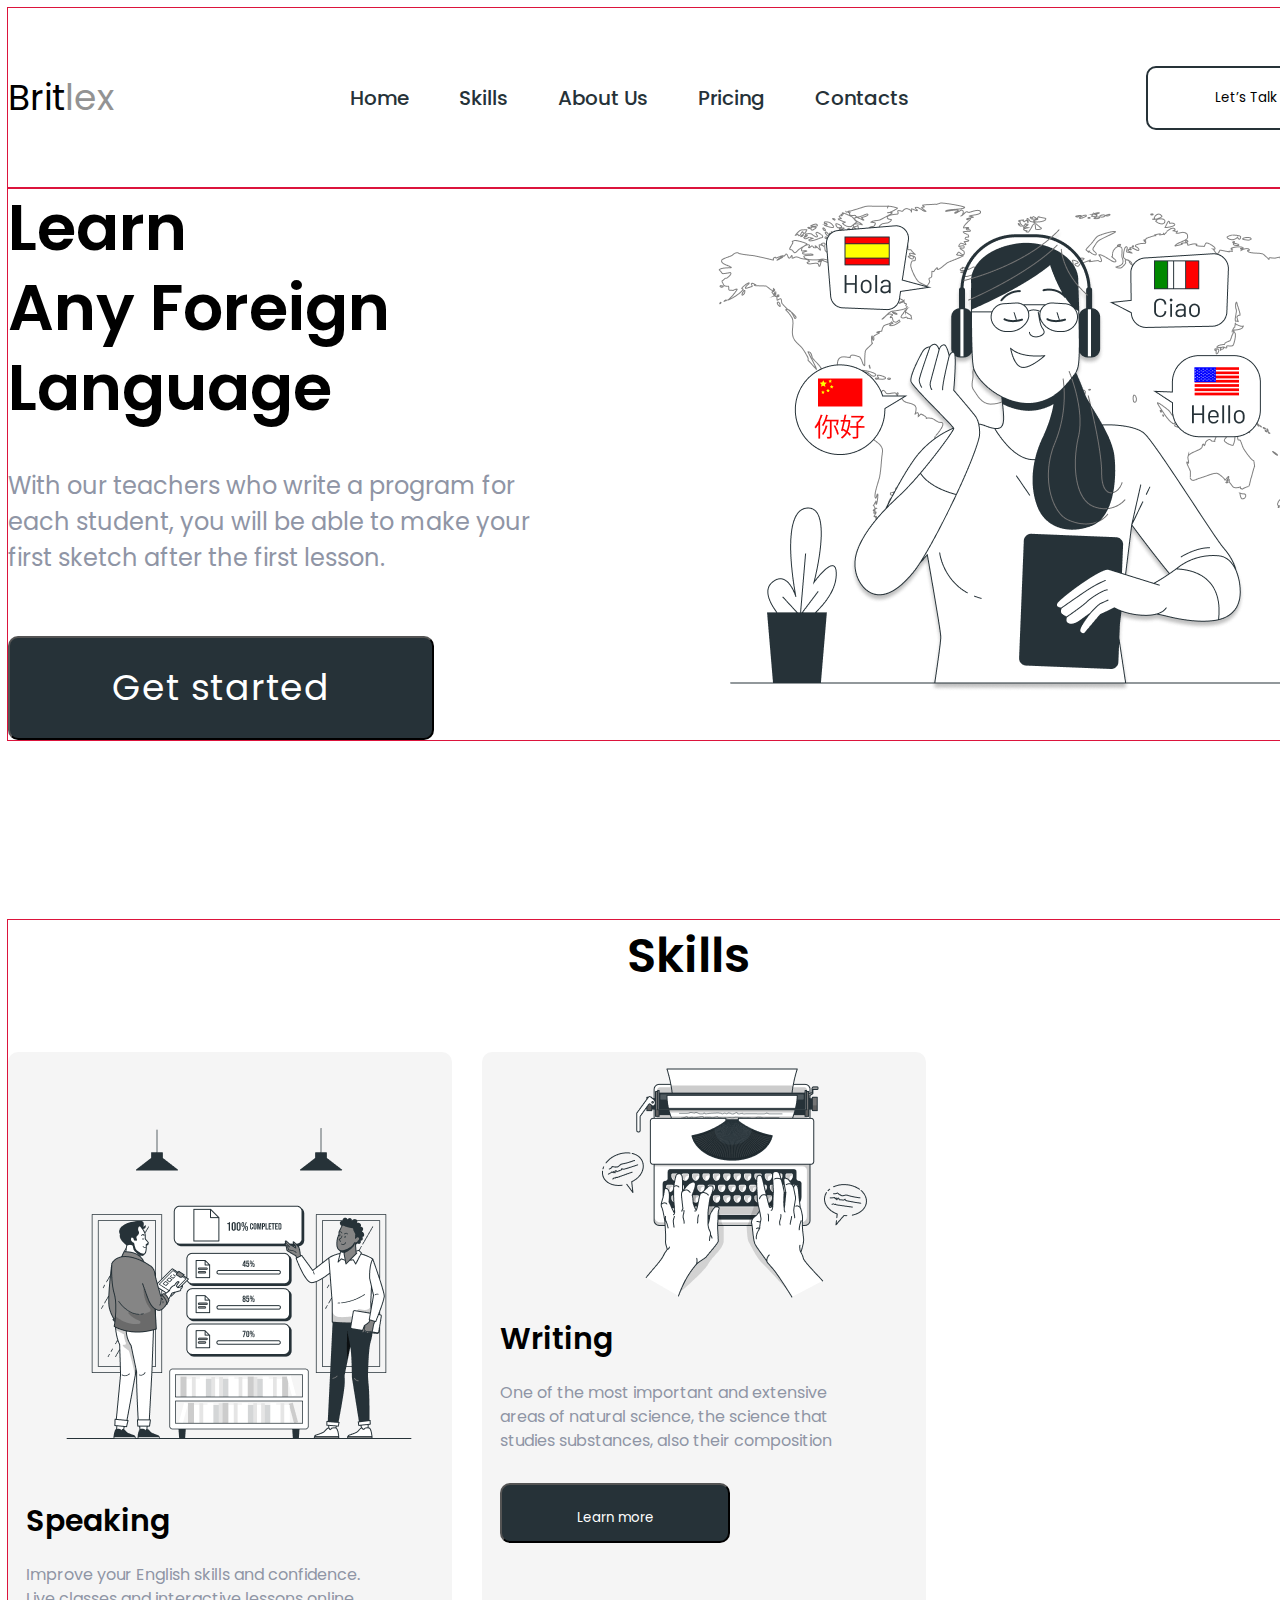
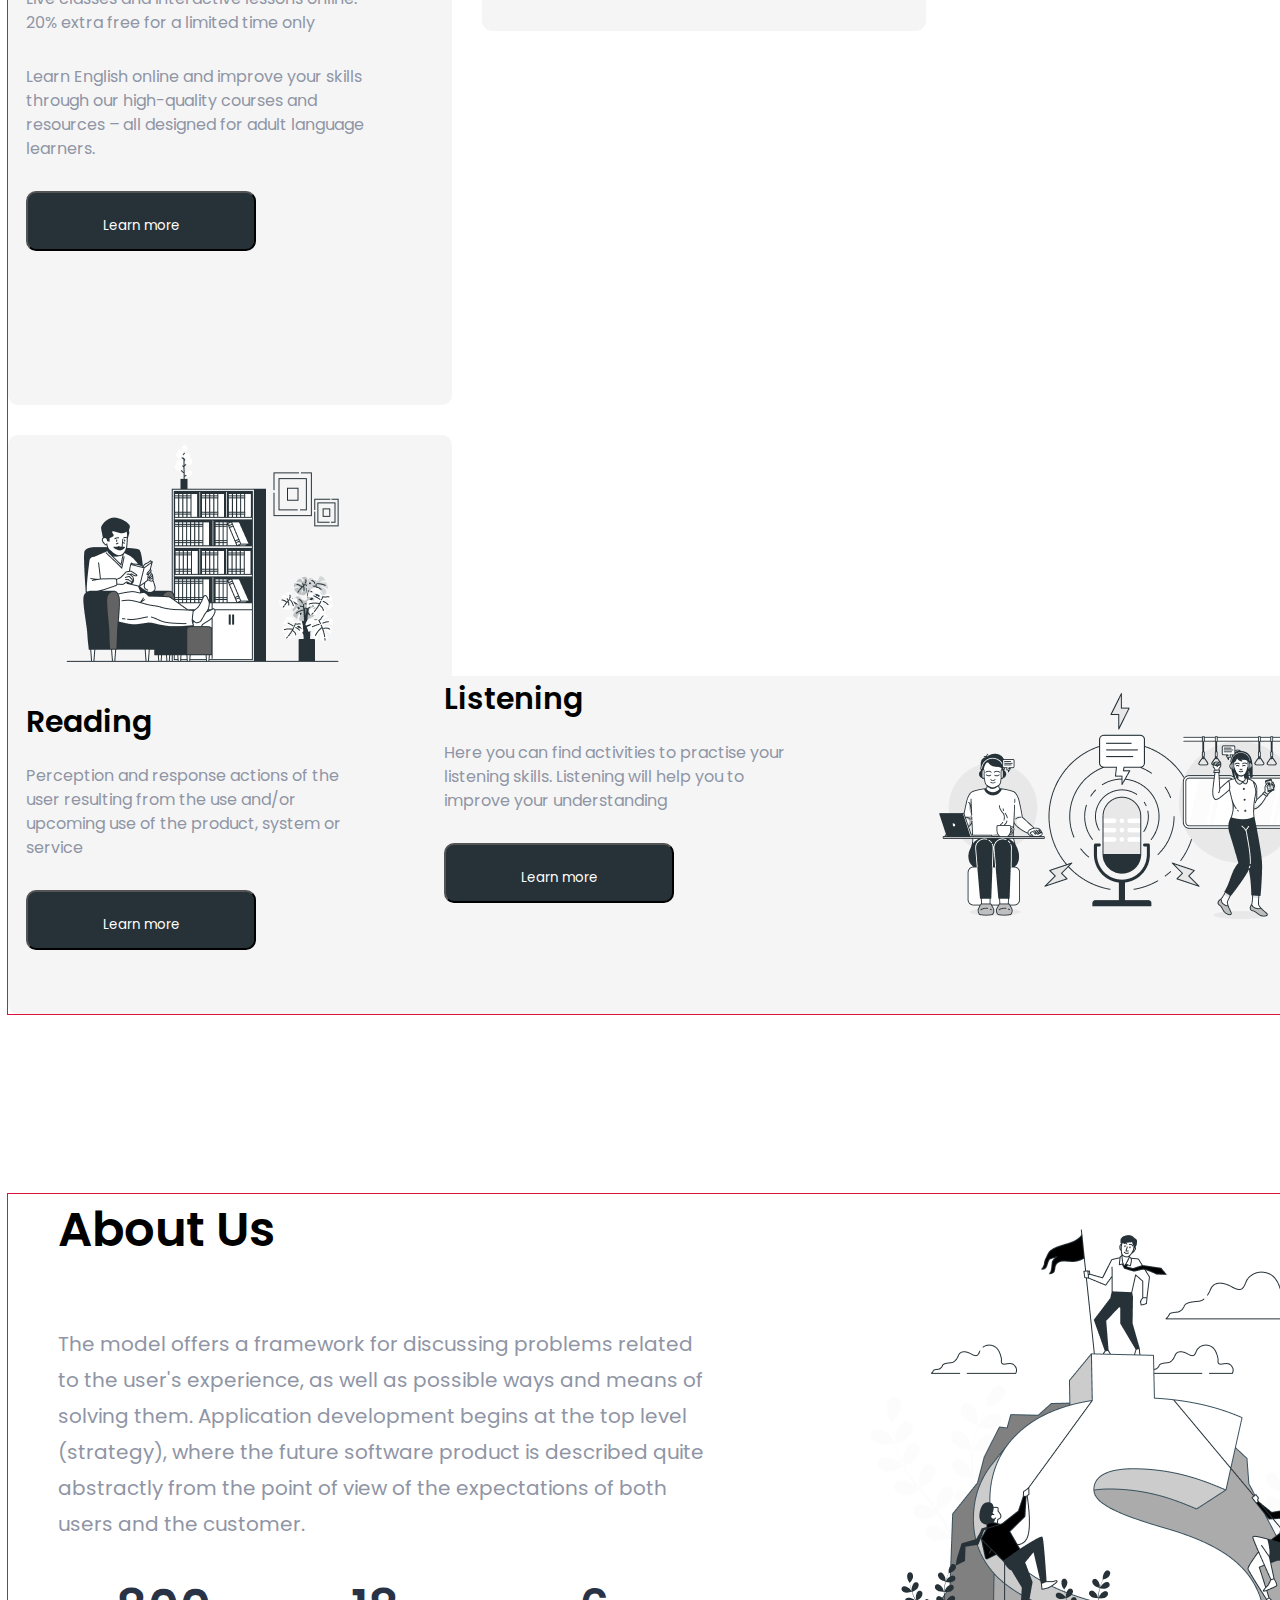
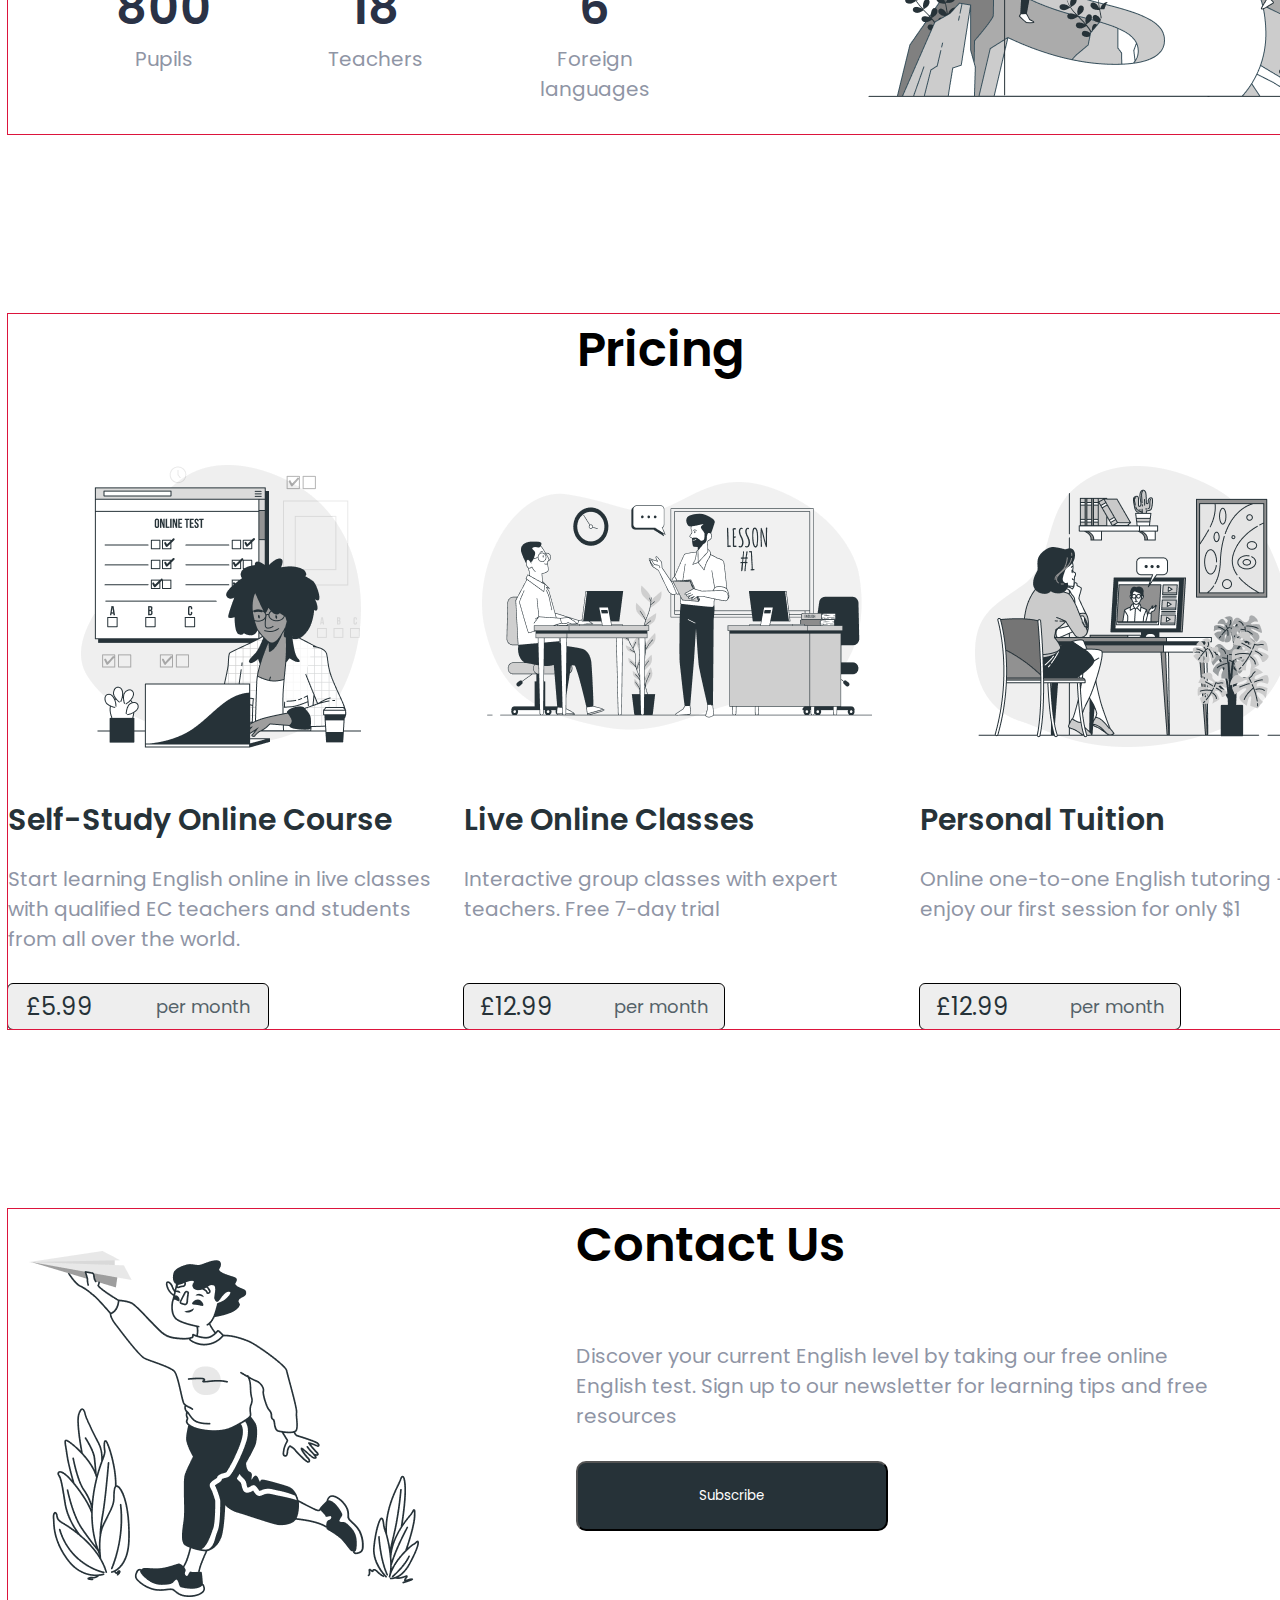
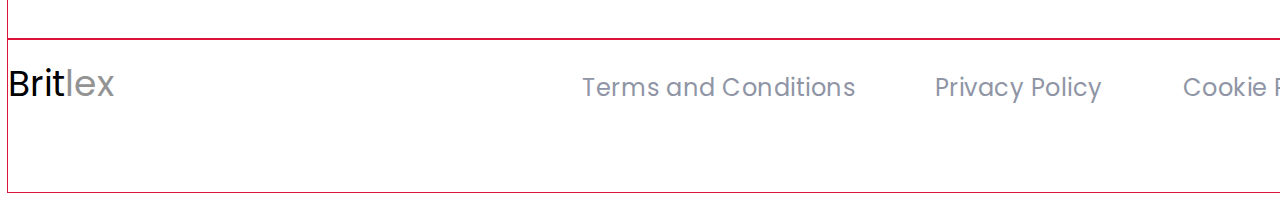
<file: index.html>
<!DOCTYPE html>
<html lang="en">
<head>
    <meta charset="UTF-8">
    <meta http-equiv="X-UA-Compatible" content="IE=edge">
    <meta name="viewport" content="width=device-width, initial-scale=1.0">
    <link rel="preconnect" href="https://fonts.googleapis.com">
    <link rel="preconnect" href="https://fonts.gstatic.com" crossorigin>
    <link href="https://fonts.googleapis.com/css2?family=Poppins:wght@400;500;600&display=swap" rel="stylesheet">
    <title>Language School</title>
    <link rel="stylesheet" href="https://cdnjs.cloudflare.com/ajax/libs/modern-normalize/1.1.0/modern-normalize.min.css" integrity="sha512-wpPYUAdjBVSE4KJnH1VR1HeZfpl1ub8YT/NKx4PuQ5NmX2tKuGu6U/JRp5y+Y8XG2tV+wKQpNHVUX03MfMFn9Q==" crossorigin="anonymous" referrerpolicy="no-referrer" />
    <link rel="stylesheet" href="./css/styles.css">
</head>
<body>
    <!--header-->
    <header  class="header">
        <div class="header-container container">
            <a class="logo"  href="#">Brit<span class="logo1">lex</span></a>
            <a class="britlex-two" href="./britlex-two.html">
                <span class="switch"></span>
            </a>
            <nav>
                <ul class="header-list">
                    <li class="header-item">
                        <a class="header-link" href="#">Home</a>
                    </li>
                    <li class="header-item">
                        <a class="header-link" href="#">Skills</a>
                    </li>
                    <li class="header-item">
                        <a class="header-link" href="#">About Us</a>
                    </li>
                    <li class="header-item">
                        <a class="header-link" href="#">Pricing</a>
                    </li>
                    <li class="header-item">
                        <a class="header-link" href="#">Contacts</a>
                    </li>
                </ul>
            </nav>
            <button class="btn-header btn" type="button">Let’s Talk</button>
        </div>
    </header>

    <main>
        <!--HERO-->
        <section class="hero">
            <div class="hero-container container">
                <div class="hero-aside">
                    <h1 class="hero-title">Learn<br>
                         Any Foreign Language
                    </h1>
                        <p class="hero-description">With our teachers who write a program for
                            each student, you will be able to make your
                            first sketch after the first lesson.
                        </p>
                        <button class="btn-hero btn" type="button">Get started</button>
                        <svg class="lamp" width="86" height="86">
                            <use href="./images/sprite.svg#lamp"></use>
                          </svg>
                </div>
                <img src="./images/learning-languages-color.png" alt="MAIN" width="654" height="510">
              

            </div>
        </section>
        <!--skills-->
            <section class="skills">
                <div class="container">
                    <h2 class="skills-title">Skills</h2>
                    <ul class="skills-list">
                        <li class="skills-item item-speaking">
                            <img class="speaking" src="./images/speaking.png" alt="Speaking" width="390">
                            <h3>Speaking</h3>
                            <p>Improve your English skills and confidence.
                                Live classes and interactive lessons online.
                                20% extra free for a limited time only</p>
                            <p>Learn English online and improve your
                                skills through our high-quality courses
                                and resources – all designed for adult language learners.</p>
                                <button class="more btn" type="button">Learn more</button>
                        </li>
                        <li class="skills-item item-w-r">
                            <img class="writing" src="./images/writing.png" alt="Writing" width="390">
                            <h3>Writing</h3>
                            <p>One of the most important and extensive
                                areas of natural science, the science that
                                studies substances, also their composition </p>
                                <button class="more btn" type="button">Learn more</button>
                        </li>
                        <li class="skills-item item-w-r">
                            <img class="reading" src="./images/reading.png" alt="Reading" width="390">
                            <h3>Reading</h3>
                            <p>Perception and response actions of the user
                                resulting from the use and/or upcoming use
                                of the product, system or service</p>
                                <button class="more btn" type="button">Learn more</button>
                        </li>
                        <li class="skills-item item-listening">
                            
                            <div>
                                <h3>Listening</h3>
                                <p>Here you can find activities to practise
                                    your listening skills. Listening will help you to improve your understanding </p>
                                    <button class="more btn" type="button">Learn more</button>
                            </div>
                           <img class="listening" src="./images/listening.png" alt="Listening" width="408" height="274">
                        </li>
                    </ul>
                </div>
            </section>
      <!--About--> 
      <section class="about">
        <div class="container about-container">
            <div class="about-aside">
                <h2 class="about-title">About Us</h2>
                <p class="about-description">The model offers a framework for discussing problems related to the user's experience, as well as possible ways and means of solving them. Application development begins at the top level (strategy), where the future software product is described quite abstractly from the point of view of the expectations of both users and the customer.
                </p>
                <ul class="about-list">
                    <li>
                        <p class="numbers">800</p>
                        <p>Pupils</p>
                    </li>
                    <li>
                        <p class="numbers">18</p>
                        <p>Teachers</p>
                    </li>
                    <li>
                        <p class="numbers">6</p>
                        <p>Foreign<br> languages</p>
                    </li>
                </ul>
            </div>
            <img src="./images/silver-mountain.png" alt="climbing" width="540">

        </div>
      </section>
      <!--Pricing-->
      <section class="pricing">
        <div class="container">
            <h2 class="pricing-title">Pricing</h2>
            <div class="pricing-container">
                <ul class="pricing-list list">
                    <li class="pricing-item">
                        <img src="./images/online.png" alt="online">
                        <h3>Self-study online course</h3>
                        <p>Start learning English online in live classes
                            with qualified EC teachers and students
                            from all over the world.
                        </p>
                        <div class="price">
                            <p class="price-value">£5.99</p>
                            <p class="permonth">per month</p>
                        </div>
                    </li>
                    <li class="pricing-item">
                        <img src="./images/lesson.png" alt="lesson">
                        <h3>Live online classes</h3>
                        <p>Interactive group classes with expert
                            teachers. Free 7-day trial
                        </p>
                        <div class="price">
                            <p class="price-value">£12.99</p>
                            <p class="permonth">per month</p>
                        </div>
                    </li>
                    <li class="pricing-item">
                        <img src="./images/webinar.png" alt="webinar">
                        <h3>Personal Tuition</h3>
                        <p>Online one-to-one English tutoring – enjoy
                            our first session for only $1
                        </p>
                        <div class="price">
                            <p class="price-value">£12.99</p>
                            <p class="permonth">per month</p>
                        </div>
                    </li>
                </ul>
            </div>

        </div>
      </section>
      <!--Contact Us-->
      <section>
        <div class="contact-container container">
            <div class="contact-content">
                <h2 class="contact-title">Contact Us</h2>
                <p class="contact-description">Discover your current English level by taking our free online English test. Sign up to our newsletter for learning tips and free resources
                </p>
                <button class="subscribe btn" type="button">Subscribe</button>
            </div>
            <img class="plane-boy" src="./images/contact.png" alt="contact">


        </div>
      </section>

    </main>
    <footer>
        <div class="footer container">
            <a class="logo"  href="#">Brit<span class="logo1">lex</span></a>
            <ul class="footer-list list">
                <li class="footer-item"> 
                    <a class="footer-link" href="#">Terms and Conditions</a>
                </li>
                <li class="footer-item">
                    <a class="footer-link" href="#">Privacy Policy</a>
                </li>
                <li class="footer-item">
                    <a class="footer-link" href="#">Cookie Policy</a>
                </li>
            </ul>

        </div>
   </footer>
    


</body>
</html>
</file>
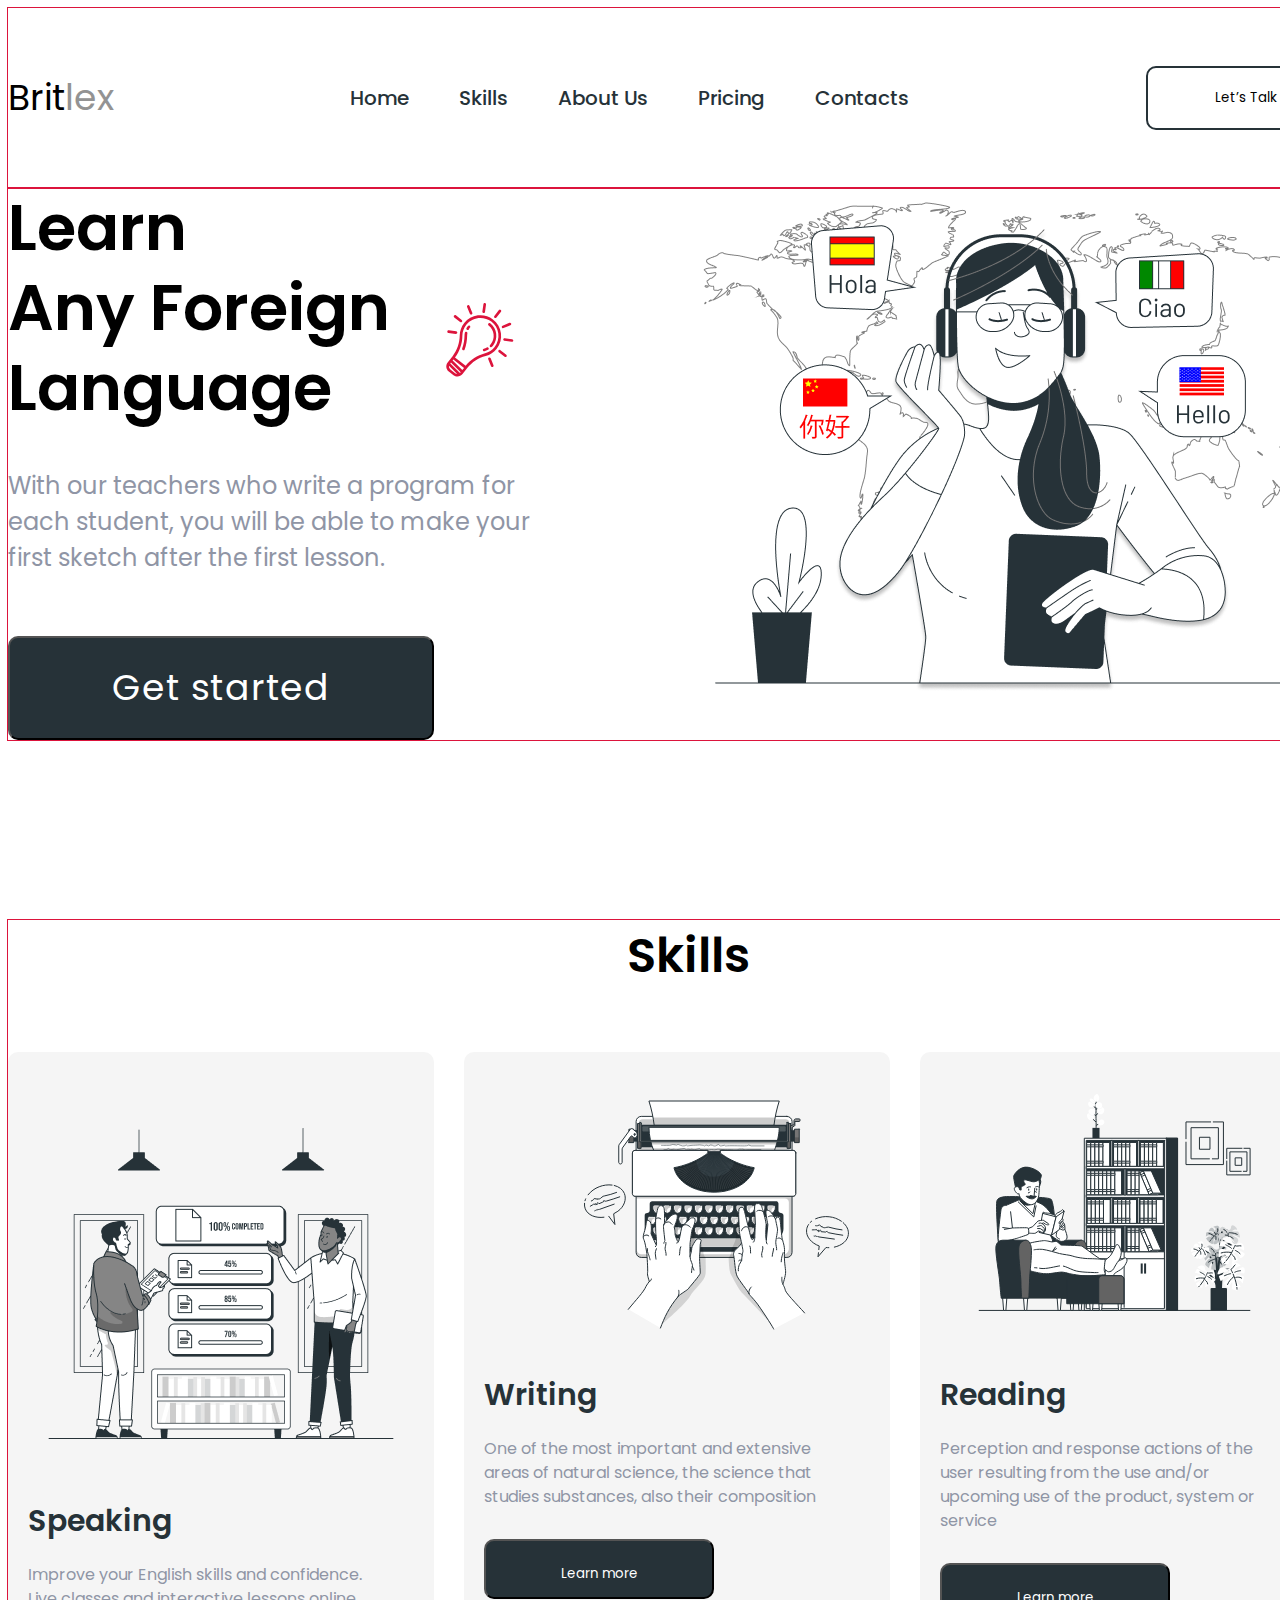
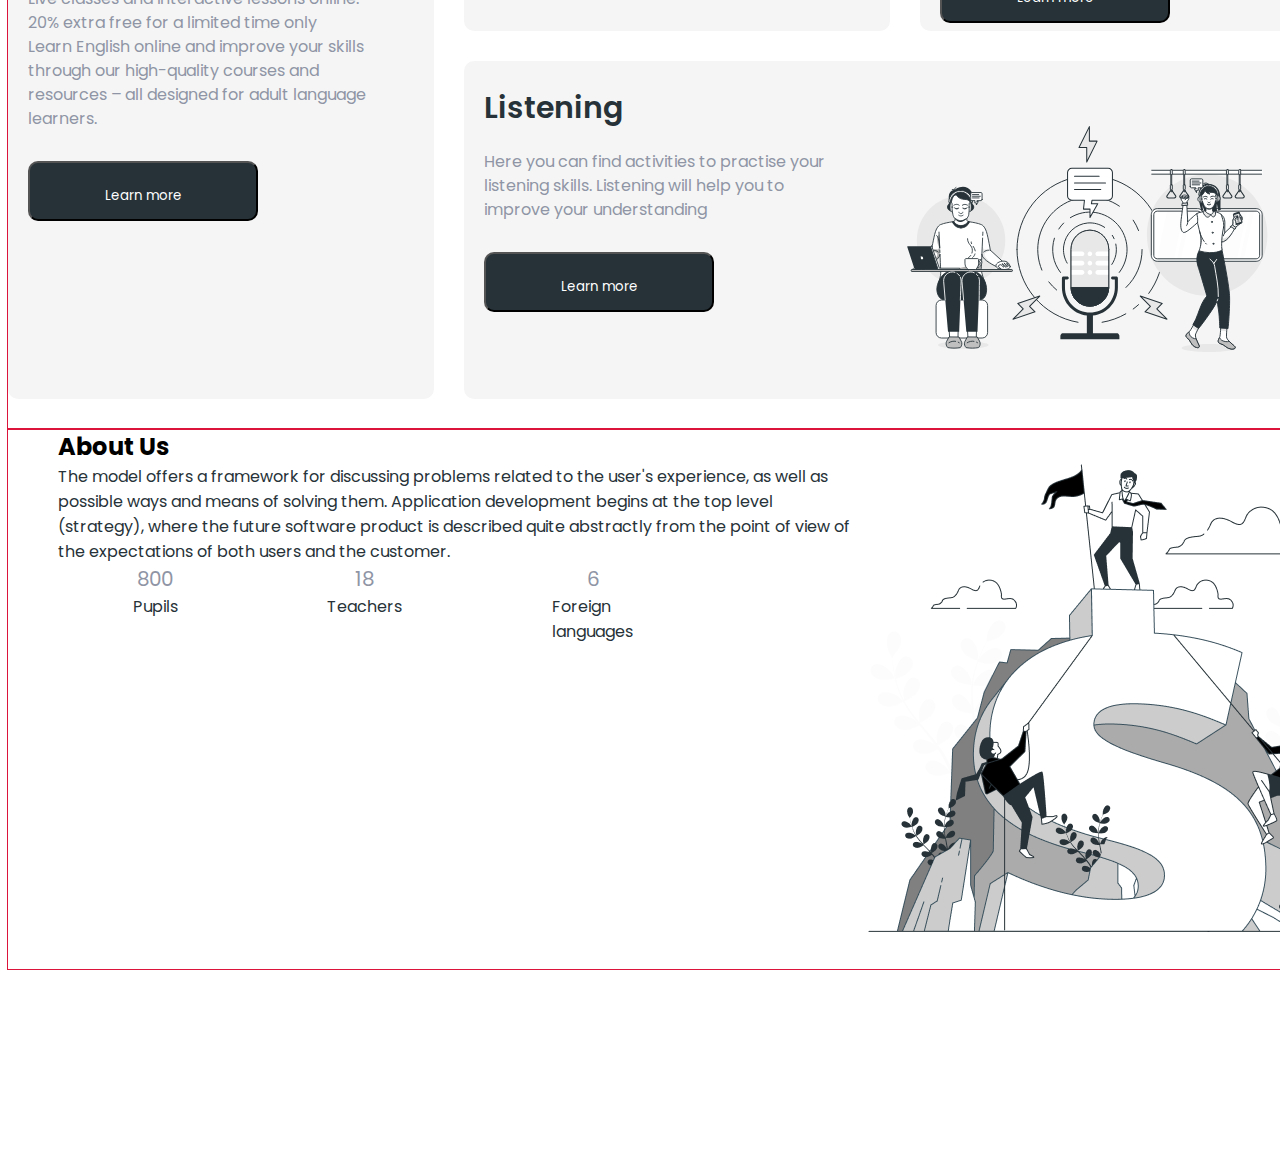
<file: britlex-two.html>
<!DOCTYPE html>
<html lang="en">
<head>
    <meta charset="UTF-8">
    <meta http-equiv="X-UA-Compatible" content="IE=edge">
    <meta name="viewport" content="width=device-width, initial-scale=1.0">
    <link rel="preconnect" href="https://fonts.googleapis.com">
    <link rel="preconnect" href="https://fonts.gstatic.com" crossorigin>
    <link href="https://fonts.googleapis.com/css2?family=Poppins:wght@400;500;600&display=swap" rel="stylesheet">
    <title>Language School</title>
    <link rel="stylesheet" href="https://cdnjs.cloudflare.com/ajax/libs/modern-normalize/1.1.0/modern-normalize.min.css" integrity="sha512-wpPYUAdjBVSE4KJnH1VR1HeZfpl1ub8YT/NKx4PuQ5NmX2tKuGu6U/JRp5y+Y8XG2tV+wKQpNHVUX03MfMFn9Q==" crossorigin="anonymous" referrerpolicy="no-referrer" />
    <link rel="stylesheet" href="./css/styles.css">
</head>
<!--header-->
<header  class="header">
    <div class="header-container container">
        <a class="logo"  href="#">Brit<span class="logo1">lex</span></a>
        <a class="britlex-two" href="./index.html">
            <span class="switch"></span>
        </a>
        <nav>
            <ul class="header-list">
                <li class="header-item">
                    <a class="header-link" href="#">Home</a>
                </li>
                <li class="header-item">
                    <a class="header-link" href="#">Skills</a>
                </li>
                <li class="header-item">
                    <a class="header-link" href="#">About Us</a>
                </li>
                <li class="header-item">
                    <a class="header-link" href="#">Pricing</a>
                </li>
                <li class="header-item">
                    <a class="header-link" href="#">Contacts</a>
                </li>
            </ul>
        </nav>
        <button class="btn-header btn" type="button">Let’s Talk</button>
    </div>
</header>
<main>
    <section class="hero">
        <div class="container grid-hero">
            <div>
                <h1 class="hero-title-two">Learn<br> Any Foreign Language</h1>
                <svg class="lamp-two" width="86" height="68">
                  <use href="./images/sprite.svg#lamp-two"></use>
                </svg>
                <p class="hero-description">With our teachers who write a program for
                    each student, you will be able to make your
                    first sketch after the first lesson.</p>
                    <button class="btn-hero btn grid-s3" type="button">Get started</button>
                    
             </div>
                <img src="./images/learning-languages-color.png" alt="picture">
        </div>
    </section>
    <!--skills-->
    <section>
        <div class="container">
            <h2 class="skills-title">Skills</h2>
            <div class="grid-skills">
                <article class="skill-l">
                    <img src="./images/speaking.png" alt="picture">
                    <h3>Speaking</h3>
                    <p>Improve your English skills and confidence. 
                        Live classes and interactive lessons online. 
                        20% extra free for a limited time only</p>
                    <p>Learn English online and improve your 
                        skills through our high-quality courses
                        and resources – all designed for adult language learners.</p>    
                    <button class="learn-more btn more" type="button">Learn more</button>
                </article>
                <article class="skill-w">
                    <img src="./images/typewriting.svg" alt="picture">
                    <h3>Writing</h3>
                    
                    <p>One of the most important and extensive 
                        areas of natural science, the science that 
                        studies substances, also their composition </p>
                    <button class="learn-more btn more" type="button">Learn more</button>
                </article>
                <article class="skill-r">
                    <img src="./images/bookshelves.svg" alt="picture">
                    <h3>Reading</h3>
                    
                    <p>Perception and response actions of the user
                        resulting from the use and/or upcoming use 
                        of the product, system or service</p>
                    <button class="learn-more btn more" type="button">Learn more</button>
                </article>
                <article class="skill-a">
                    <div >
                        <h3>Listening</h3>
                        
                        <p>Here you can find activities to practise
                            your listening skills. Listening will help you to improve your understanding </p>
                        <button class="learn-more btn more" type="button">Learn more</button>
                    </div>
                    <img src="./images/audience.svg" alt="picture" width="408
                    ">
                </article>
            </div>

        </div>
    </section>
    <!--About-->
    <section class="about">
        <div class="about-container container">
            <div class="about-content">
                <h2>About Us</h2>
                <p>The model offers a framework for discussing problems related to the user's experience, as well as possible ways and means of solving them. Application development begins at the top level (strategy), where the future software product is described quite abstractly from the point of view of the expectations of both users and the customer.
                </p>
                <ul class="about-list">
                    <li class="about-item">
                        <p>800</p>
                        <span>Pupils</span>
                    </li>
                    <li class="about-item">
                        <p>18</p>
                        <span>Teachers</span>
                    </li>
                    <li class="about-item">
                        <p>6</p>
                        <span>Foreign<br>
                            languages</span>
                    </li>
                </ul>
            </div>
            <img src="./images/silver-mountain.png" alt="comp">

        </div>
    </section>
</main>
<footer></footer>
</file>
<file: css/styles.css>
:root {
    --main-color: #263238;
    --main-background: #ffffff;
    --title-cl: #000000;
    --logo1-cl:  #939393;
    color :#008000
}

body {
    font-family: 'Poppins', sans-serif;
    color: var(--main-color);
    background-color: var(--main-background);

}
h1,h2,h3,h4,h5,p,ul {
    margin: 0;

}
h1,h2,h3,h4,h5 {
    color: var(--title-cl);

}
img {
    display: block;
}
a:active, a:focus { outline: none; }
:focus {outline:none;}

a {
    text-decoration: none;
}
ul {
    padding: 0;
    list-style: none;
}
.container {
    
    width: 1338px;
    margin: 0 auto;
   outline: 1px solid crimson;
}
.header-container {
    display: flex;
    align-items: center;
}
.logo {
    margin-right: 236px;
    font-weight: 400;
    font-size: 36px;
    line-height: 54px;  
    color: var(--title-cl);

}
.logo1 {
    color: var(--logo1-cl);

}
.header-container {
    position: relative;
}
.britlex-two {

}
.switch {
    position: absolute;
    left: 50px;
    top: 20px;
    display: block;
    width: 16px;
    height: 16px;
    border: 2px solid transparent;
    border-radius: 2px;
    transition: border 250ms var(--cubic);
}
.header-list {
    display: flex;
   
}
.header-item {
    padding: 75px 0;

}
.header-link {
    font-weight: 500;
    font-size: 20px;
    line-height: 30px;
    color: var(--main-color);
    padding: 75px 0;
}

.btn {
    display: inline-block;
    font-family: inherit;
    margin: 0;
    cursor: pointer;

}
.btn-header {
    
    color: var(--title-cl);
    background-color: var(--main-background);
    margin-left: auto;
    min-width: 200px;
    min-height: 30px;
    padding: 20px 56px;
    border: 2px solid #263238;
    border-radius: 10px;

}
.header-item:not(:last-child) {
    margin-right: 50px;

}

.section-title {
    font-weight: 600;
    font-size: 48px;
    line-height: 72px;    
}

/*hero*/
.hero {
    margin-bottom: 180px;
}
.hero-container {
    display: flex;
    justify-content: space-between;
}
.hero-aside {
    position: relative;
    display: flex;
    flex-direction: column;
    width: 540px;

}
.hero-title {
    display: block;
    width: 386px;
    font-weight: 600;
    font-size: 64px;
    line-height: 80px;  
    margin-bottom: 40px;
}
.hero-title-two {
    display: block;
    width: 386px;
    font-weight: 600;
    font-size: 64px;
    line-height: 80px;  
    margin-bottom: 40px;    
}

.hero-description {
    width: 540px;
    margin-bottom: 60px;
    font-weight: 400;
    font-size: 24px;
    line-height: 36px;
    
    color: #8F95A5;    
}
.btn-hero {
    color: #ffffff;
    background-color: #263238;
    width: 426px;
    min-height: 100px;
    padding: 23px 64px;
    border-radius: 10px;

    font-weight: 400;
    font-size: 36px;
    line-height: 54px;
    letter-spacing: 0.03em;
      
}
.grid-hero {
    position: relative;
    display: grid;

    grid-template-columns: 1fr 1fr;
  
  
}
.hero-grid {
    outline: 1px solid blue;

}

.lamp {
    position: absolute;
    left: 425px;
    top: 100px;
    scale: 1.5;
}
.lamp-two {
    position: absolute;
    rotate: 38deg;
    left: 425px;
    top: 120px;
    scale: 1.2;
    fill: crimson;

}
.section-title {
    font-weight: 600;
    font-size: 48px;
    line-height: 72px;    
}
.main-picture {
    
}
/*skills*/
.skills {
    margin-bottom: 180px;
}
.grid-skills {
    display: grid;
    grid-template-columns: 1fr 1fr 1fr;
    grid-template-rows: 1fr auto;
    grid-gap: 30px;

}
.grid-skills > article > h3,
.grid-skills > article > div > h3 {
    margin: 24px auto 20px 20px;
    font-weight: 600;
font-size: 30px;
line-height: 45px;
/* identical to box height */


color: #263238;
}
.grid-skills > article > p,
.grid-skills > article >  div >p {
    padding-left: 20px;
    width: 350px;
    font-weight: 400;
    font-size: 16px;
    line-height: 24px;
    color: #8F95A5;    
}
.grid-skills > article > img {
    margin: 32px auto 0;

}
.learn-more {
    margin: 30px auto 0 20px;
}
.skills-title {
   
    width: 100px;
    margin: 0 auto 60px;

    font-weight: 600;
    font-size: 48px;
    line-height: 72px;    
}
.skills-list {
    position: relative;
    display: flex;
    flex-wrap: wrap;
    gap: 30px;
}
.skills-item h3 {
    font-weight: 600;
    font-size: 30px;
    line-height: 45px;
    margin-bottom: 20px;    
}
.skills-item p {
    font-weight: 400;
    font-size: 16px;
    line-height: 24px;
    width: 350px;
    margin: 20px 0 30px;
    color: #8F95A5;    
}
.skills-item {
    display: block;
    width: 426px;
   
    border-radius: 10px;
    background-color: #f5f5f5;
    padding-left: 18px;
}
.speaking {
    margin: 32px auto 24px;
}

.more {

    color: #ffffff;
    background-color: #263238;
    width: 230px;
    height: 60px;
    padding: 23px 64px;
    border-radius: 10px;
    
}
.item-speaking {

    padding-bottom: 154px;
}
.item-w-r {
    height:  579px;

}
.skill-l {
    grid-row:  1/4;
    width: 426px;
    height: 947px;
    
    background: #F5F5F5;
    border-radius: 10px;
}
.skill-w, 
.skill-r{
    width: 426px;
    height: 579px;
    
    background: #F5F5F5;
    border-radius: 10px;
}

.skill-a {
    display: flex;
    justify-content: space-between;
    grid-column: 2/4;
  
  width: 882px;
  height: 338px;

  
  background: #F5F5F5;
  border-radius: 10px;  
}
.item-listening {
    position: absolute;
    bottom: 0;
    right: 0;
  

    display: flex;
    justify-content: space-between;
    width: 882px;
    height: 338px;
    margin-left: auto;
    padding-right: 20px;
    

}
/*about-*/
.about {
    margin-bottom: 180px;
    
    
}
.about-container {
    display: flex;
    justify-content: space-between;
    padding-left: 50px;
}
.about-title {
    font-weight: 600;
    font-size: 48px;
    line-height: 72px;        
}
.about-description {
    width: 650px;
    font-weight: 400;
    font-size: 20px;
    line-height: 36px;
    margin: 60px 0 30px;
    color: #8F95A5;    
}
.about-list {
    display: flex;
    justify-content: space-around;
    width: 650px;
}
.about-list p {
    
    font-weight: 400;
    font-size: 20px;
    line-height: 30px;
    text-align: center;
    
    color: #8F95A5;    
}
.about-list .numbers {
    font-weight: 600;
    font-size: 48px;
    line-height: 72px;  
    
    color: #2A3246;    
}
/*pricing*/
.pricing {
    margin-bottom: 180px;
}
.pricing-container {
   display: flex;
   align-content: space-between;
}
.pricing-title {
    margin: 0 auto 60px;
    width: 200px;

    font-weight: 600;
    font-size: 48px;
    line-height: 72px;
    color: #000000;    
}
.pricing-list {
    display: flex;
    gap: 30px;
    
}

.pricing-item h3 {
    margin: 30px 0 20px;
    font-weight: 600;
    font-size: 30px;
    line-height: 48px;
    text-transform: capitalize;
    
    color: #263238;    
}
.pricing-item p {
    margin-bottom: 30px;
    font-weight: 400;
    font-size: 20px;
    line-height: 30px;
    
    color: #8F95A5;
}
.price {
    display: flex;
    align-content: center;
    justify-content: space-around;
    gap: 28px;
    background: #EEEEEE;
    border-radius: 5px;
    width: 260px;
    height: 45px;
   
    outline: 1px solid #000;
}
.price .price-value {
    display: flex;
    margin: 0;
    align-items: center;
    font-weight: 400;
    font-size: 24px;
    line-height: 36px;
    
    color: #263238;
}
.price .permonth {
    display: flex;
    margin: 0;
    align-items: center;
    font-weight: 400;
    font-size: 18px;
    line-height: 27px;
    
    color: #546269;    
}
.pricing-item>img[alt="lesson"] ~ p,
.pricing-item>img[alt="webinar"] ~ p {
    margin-bottom: 60px;
}

/*contact*/
.contact-title {
    font-weight: 600;
    font-size: 48px;
    line-height: 72px;
    color: #000000;
    margin-bottom: 60px;
    
}
.contact-description {
    width: 650px;
    font-weight: 400;
    font-size: 20px;
    line-height: 30px;
    
    color: #8F95A5;    
}
.subscribe {
    color: #ffffff;
    background-color: #263238;
    width: 312px;
    height: 70px;
    padding: 23px 64px;
    border-radius: 10px;
    margin-top: 30px;

}
.contact-container {
    display: flex;
    flex-direction: row-reverse;
}
.plane-boy {
    margin-right: 140px;
    margin-left: 0;
}
.contact-content {
    margin-right: 120px;
}

/*footer*/
.footer {
    display: flex;
    justify-content: space-between;
    align-items: baseline;
}
.footer-list {
    display: flex;
    gap: 80px;
}
.footer-item {
    padding: 31px 0 86px;
}
.footer-link {
    font-weight: 400;
    font-size: 24px;
    line-height: 36px;
    letter-spacing: 0.02em;
    padding: 31px 0 86px;
    
    color: #8F95A5;    
}
.about {
    display: grid;
}
.about-container {
    /* display: flex; */
}
.about-content {

}
.about-list {

}
.about-item {

}
</file>
